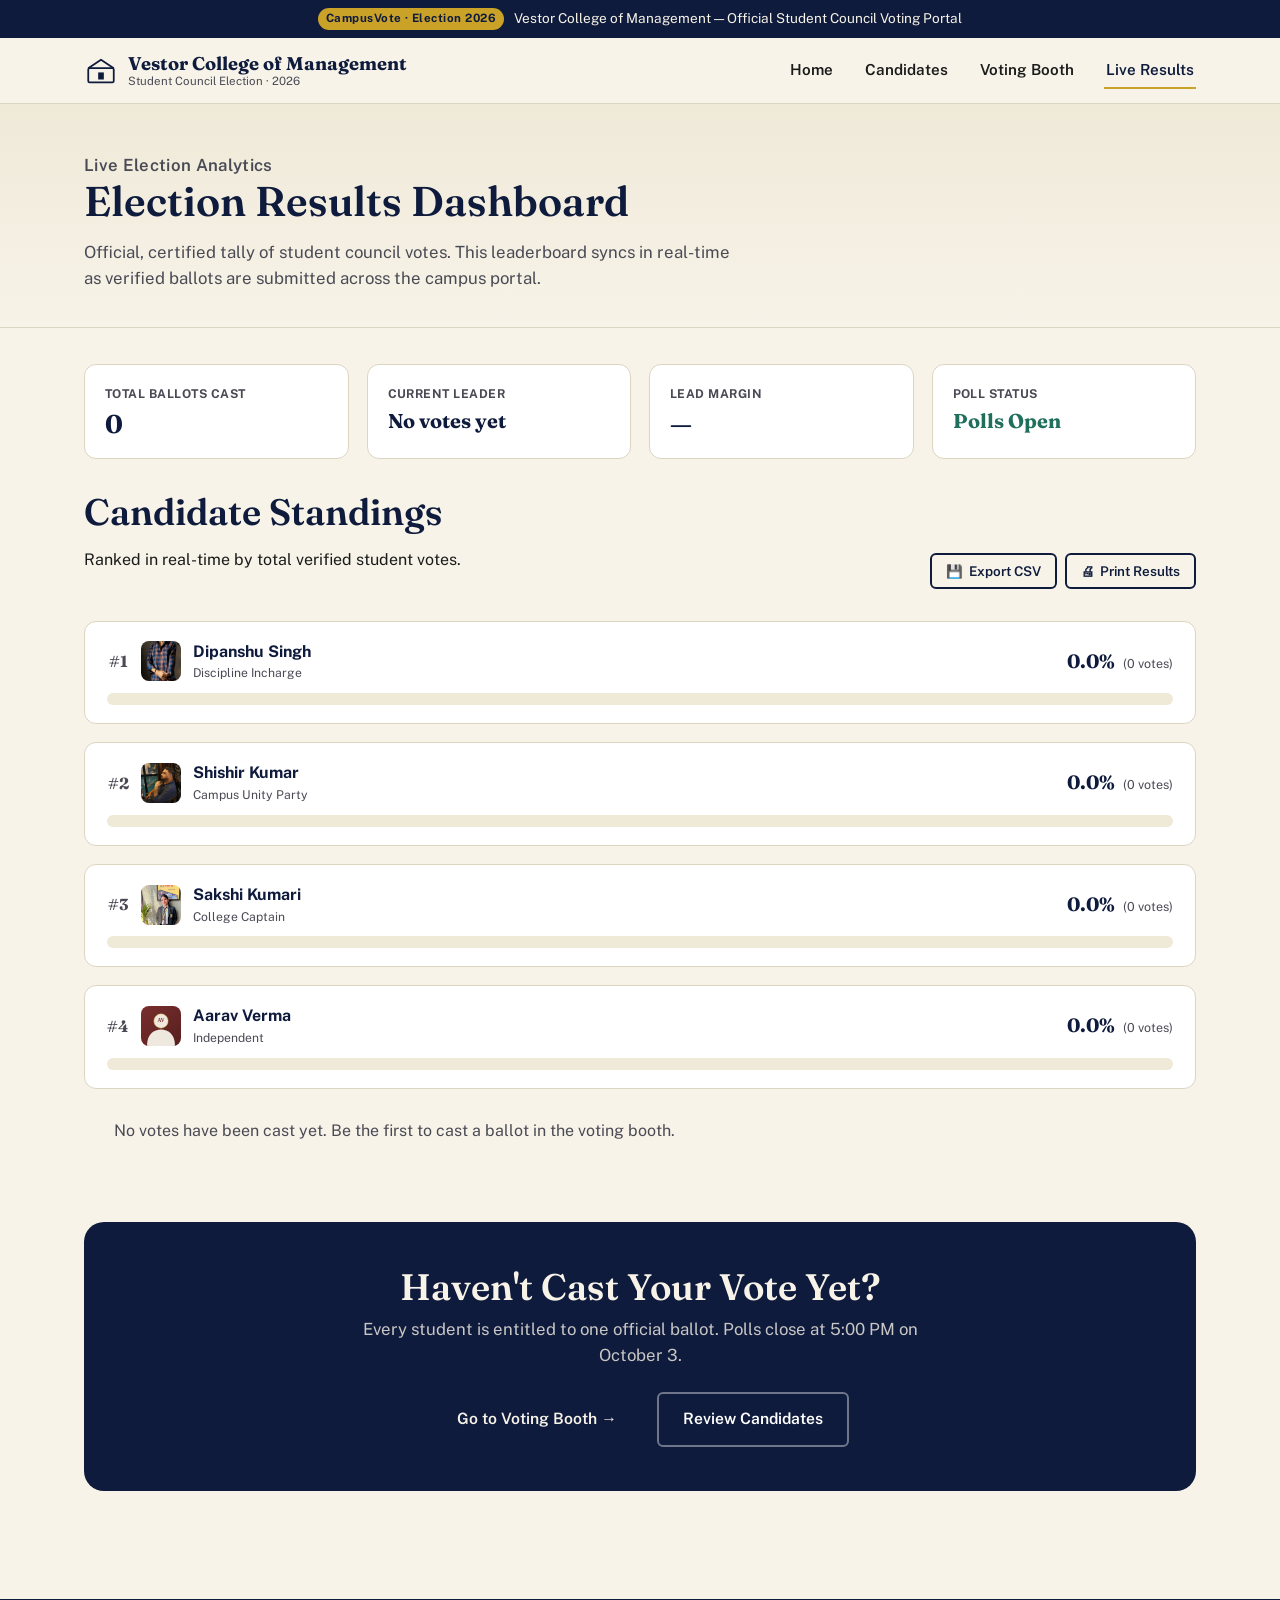
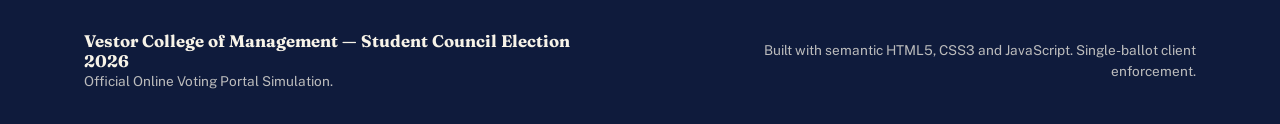
<file: results.html>
<!DOCTYPE html>
<html lang="en">
<head>
  <meta charset="UTF-8" />
  <meta name="viewport" content="width=device-width, initial-scale=1.0" />
  <title>Live Results &amp; Analytics — Vestor College of Management Election 2026</title>
  <meta name="description" content="Certified live results dashboard and analytics for the 2026 Vestor Student Council election." />
  <link rel="icon" href="assets/icons/ballot-icon.svg" type="image/svg+xml" />
  <link rel="preconnect" href="https://fonts.googleapis.com">
  <link href="https://fonts.googleapis.com/css2?family=Fraunces:opsz,wght@9..144,500;9..144,600;9..144,700&family=Public+Sans:wght@400;500;600;700&display=swap" rel="stylesheet">
  <link rel="stylesheet" href="css/style.css" />
</head>
<body data-page="results">
  <a href="#top" class="skip-link">Skip to main content</a>

  <!-- ============ 1. TOP NOTICE ============ -->
  <div class="demo-banner" role="note">
    <span class="demo-banner__badge">CampusVote · Election 2026</span>
    <p>Vestor College of Management — Official Student Council Voting Portal</p>
  </div>

  <!-- ============ 2. HEADER / NAVIGATION ============ -->
  <header class="site-header">
    <div class="container site-header__inner">
      <a href="index.html" class="brand" aria-label="CampusVote home">
        <span class="brand__mark" aria-hidden="true">
          <svg viewBox="0 0 48 48" width="34" height="34">
            <rect x="6" y="20" width="36" height="20" rx="2" fill="none" stroke="currentColor" stroke-width="2.5"/>
            <path d="M6 20 L24 8 L42 20" fill="none" stroke="currentColor" stroke-width="2.5" stroke-linejoin="round"/>
            <rect x="20" y="26" width="8" height="10" fill="currentColor"/>
          </svg>
        </span>
        <span class="brand__text">
          <strong>Vestor College of Management</strong>
          <small>Student Council Election · 2026</small>
        </span>
      </a>

      <button class="nav-toggle" id="navToggle" aria-expanded="false" aria-controls="primaryNav" aria-label="Toggle navigation menu">
        <span></span><span></span><span></span>
      </button>

      <nav class="primary-nav" id="primaryNav" aria-label="Primary">
        <a href="index.html">Home</a>
        <a href="candidates.html">Candidates</a>
        <a href="vote.html">Voting Booth</a>
        <a href="results.html" class="is-active">Live Results</a>
      </nav>
    </div>
  </header>

  <main id="top">
    <!-- ============ PAGE BANNER ============ -->
    <section class="page-banner">
      <div class="container">
        <p class="section-label">Live Election Analytics</p>
        <h1>Election Results Dashboard</h1>
        <p>
          Official, certified tally of student council votes. This leaderboard syncs in real-time as verified ballots are submitted across the campus portal.
        </p>
      </div>
    </section>

    <!-- ============ LIVE RESULTS DASHBOARD ============ -->
    <section class="results" id="results" style="padding-top: 36px;">
      <div class="container">
        <!-- Print-only official header -->
        <div class="print-results-header" aria-hidden="true">
          <h2>Vestor College of Management</h2>
          <p>Student Council Election 2026 — Official Certified Results Tally</p>
        </div>

        <!-- Analytics Stats Summary -->
        <div class="stats-summary" aria-label="Key election metrics">
          <div class="stat-box">
            <div class="stat-box__label">Total Ballots Cast</div>
            <div class="stat-box__val" id="totalVotes">0</div>
          </div>
          <div class="stat-box">
            <div class="stat-box__label">Current Leader</div>
            <div class="stat-box__val" id="statLeadingCandidate" style="font-size: 1.25rem;">No votes yet</div>
          </div>
          <div class="stat-box">
            <div class="stat-box__label">Lead Margin</div>
            <div class="stat-box__val" id="statMargin">—</div>
          </div>
          <div class="stat-box">
            <div class="stat-box__label">Poll Status</div>
            <div class="stat-box__val" id="statPollStatus" style="color: var(--color-teal); font-size: 1.25rem;">Polls Open</div>
          </div>
        </div>

        <!-- Dashboard Header & Actions -->
        <div class="results__header">
          <div>
            <h2>Candidate Standings</h2>
            <p>Ranked in real-time by total verified student votes.</p>
          </div>
          <div class="results__header-right">
            <div class="results__actions">
              <button class="btn btn--ghost btn--sm" id="exportResultsBtn" type="button" title="Export Results as CSV">
                <span aria-hidden="true">&#128190;</span> Export CSV
              </button>
              <button class="btn btn--ghost btn--sm" id="printResultsBtn" type="button" title="Print Results Summary">
                <span aria-hidden="true">&#128424;</span> Print Results
              </button>
            </div>
          </div>
        </div>

        <!-- Leaderboard List -->
        <div class="results-list" id="resultsList" role="list">
          <!-- Result rows rendered dynamically by js/script.js -->
        </div>

        <p class="results__empty" id="resultsEmpty">No votes have been cast yet. Be the first to cast a ballot in the voting booth.</p>

        <!-- Audit & Verification Callout -->
        <div class="cta-banner" style="margin-top: 48px;">
          <h2>Haven't Cast Your Vote Yet?</h2>
          <p>Every student is entitled to one official ballot. Polls close at 5:00 PM on October 3.</p>
          <div class="cta-banner__actions">
            <a href="vote.html" class="btn btn--primary">Go to Voting Booth &rarr;</a>
            <a href="candidates.html" class="btn btn--ghost" style="color: #fff; border-color: rgba(255,255,255,0.4);">Review Candidates</a>
          </div>
        </div>
      </div>
    </section>
  </main>

  <!-- ============ FOOTER ============ -->
  <footer class="site-footer">
    <div class="container site-footer__inner">
      <div>
        <p class="brand__text"><strong>Vestor College of Management — Student Council Election 2026</strong></p>
        <p>Official Online Voting Portal Simulation.</p>
      </div>
      <p class="site-footer__note">Built with semantic HTML5, CSS3 and JavaScript. Single-ballot client enforcement.</p>
    </div>
  </footer>

  <div class="toast-container" id="toastContainer" aria-live="polite" aria-atomic="true"></div>

  <script src="js/script.js"></script>
</body>
</html>
</file>
<file: css/style.css>
/* ============================================================
   CampusVote — Online Voting System (Demo)
   css/style.css — all visual styling lives here.
   ============================================================ */

/* ---------- 1. Design tokens ---------- */
:root {
  /* Colors */
  --color-navy: #0F1B3C;
  --color-navy-light: #182A5C;
  --color-cream: #F7F3E8;
  --color-cream-dim: #EFE9D8;
  --color-ink: #1A1A1A;
  --color-ink-soft: #4A4A55;
  --color-gold: #C9A227;
  --color-gold-dark: #A9860F;
  --color-teal: #1F6F5C;
  --color-teal-light: #E7F1EE;
  --color-red: #B3261E;
  --color-red-light: #FBEAE9;
  --color-border: #DCD5C2;

  /* Typography */
  --font-display: "Fraunces", Georgia, "Times New Roman", serif;
  --font-body: "Public Sans", -apple-system, BlinkMacSystemFont, "Segoe UI", sans-serif;

  /* Layout */
  --container-w: 1160px;
  --radius-sm: 6px;
  --radius-md: 12px;
  --radius-lg: 20px;
  --shadow-card: 0 10px 30px -12px rgba(15, 27, 60, 0.18);
  --shadow-modal: 0 24px 60px -16px rgba(15, 27, 60, 0.45);

  /* Motion */
  --ease: cubic-bezier(0.22, 1, 0.36, 1);
  --dur: 220ms;
}

/* ---------- 2. Reset & base ---------- */
*, *::before, *::after { box-sizing: border-box; }

html { scroll-behavior: smooth; }

@media (prefers-reduced-motion: reduce) {
  html { scroll-behavior: auto; }
  *, *::before, *::after {
    animation-duration: 0.01ms !important;
    animation-iteration-count: 1 !important;
    transition-duration: 0.01ms !important;
    scroll-behavior: auto !important;
  }
}

body {
  margin: 0;
  font-family: var(--font-body);
  color: var(--color-ink);
  background: var(--color-cream);
  line-height: 1.55;
  -webkit-font-smoothing: antialiased;
}

h1, h2, h3 {
  font-family: var(--font-display);
  color: var(--color-navy);
  margin: 0 0 0.4em;
  line-height: 1.15;
  font-weight: 600;
}

h2 { font-size: clamp(1.6rem, 1.2rem + 1.5vw, 2.3rem); }
h3 { font-size: 1.05rem; margin-top: 1.1em; }

p { margin: 0 0 1em; max-width: 62ch; }

a { color: inherit; }

img { max-width: 100%; display: block; }

button { font-family: inherit; cursor: pointer; }

.container {
  width: 100%;
  max-width: var(--container-w);
  margin: 0 auto;
  padding: 0 24px;
}

.section-label {
  font-family: var(--font-body);
  font-weight: 600;
  color: var(--color-teal);
  letter-spacing: 0.02em;
  margin-bottom: 0.5em;
  font-size: 0.95rem;
}

.visually-hidden {
  position: absolute;
  width: 1px; height: 1px;
  padding: 0; margin: -1px;
  overflow: hidden;
  clip: rect(0,0,0,0);
  white-space: nowrap; border: 0;
}

/* Skip-to-content link (a11y) */
.skip-link {
  position: absolute;
  top: -100%;
  left: 16px;
  z-index: 200;
  padding: 12px 20px;
  background: var(--color-navy);
  color: var(--color-cream);
  font-weight: 700;
  border-radius: var(--radius-sm);
  text-decoration: none;
  transition: top var(--dur) var(--ease);
}
.skip-link:focus {
  top: 12px;
}

a:focus-visible,
button:focus-visible,
input:focus-visible,
[tabindex]:focus-visible {
  outline: 3px solid var(--color-gold);
  outline-offset: 2px;
}

/* ---------- 3. Buttons ---------- */
.btn {
  display: inline-flex;
  align-items: center;
  justify-content: center;
  gap: 8px;
  padding: 13px 24px;
  border-radius: var(--radius-sm);
  font-weight: 600;
  font-size: 0.98rem;
  border: 2px solid transparent;
  text-decoration: none;
  transition: transform var(--dur) var(--ease), box-shadow var(--dur) var(--ease), background var(--dur) var(--ease), border-color var(--dur) var(--ease);
}
.btn--primary { background: var(--color-navy); color: var(--color-cream); }
.btn--primary:hover { background: var(--color-navy-light); transform: translateY(-1px); }
.btn--primary:disabled { background: #A9A9B4; cursor: not-allowed; transform: none; }

.btn--ghost { background: transparent; border-color: var(--color-navy); color: var(--color-navy); }
.btn--ghost:hover { background: rgba(15,27,60,0.06); }

.btn--outline { background: transparent; border-color: var(--color-red); color: var(--color-red); }
.btn--outline:hover { background: var(--color-red-light); }

.btn--block { width: 100%; margin-top: 6px; }

.btn--sm {
  padding: 8px 14px;
  font-size: 0.84rem;
  gap: 6px;
}

/* ---------- 4. Demo banner ---------- */
.demo-banner {
  background: var(--color-navy);
  color: var(--color-cream);
  display: flex;
  align-items: center;
  justify-content: center;
  gap: 10px;
  padding: 8px 16px;
  font-size: 0.85rem;
  text-align: center;
}
.demo-banner p { margin: 0; max-width: none; }
.demo-banner__badge {
  background: var(--color-gold);
  color: var(--color-navy);
  font-weight: 700;
  font-size: 0.72rem;
  letter-spacing: 0.04em;
  padding: 2px 8px;
  border-radius: 999px;
  flex-shrink: 0;
}

/* ---------- 5. Header / nav ---------- */
.site-header {
  position: sticky;
  top: 0;
  z-index: 40;
  background: var(--color-cream);
  border-bottom: 1px solid var(--color-border);
}
.site-header__inner {
  display: flex;
  align-items: center;
  justify-content: space-between;
  padding-top: 14px;
  padding-bottom: 14px;
  gap: 16px;
}
.brand { display: flex; align-items: center; gap: 10px; text-decoration: none; color: var(--color-navy); }
.brand__mark { color: var(--color-navy); display: flex; }
.brand__text { display: flex; flex-direction: column; line-height: 1.2; }
.brand__text strong { font-family: var(--font-display); font-size: 1.15rem; }
.brand__text small { color: var(--color-ink-soft); font-size: 0.72rem; }

.primary-nav { display: flex; gap: 28px; }
.primary-nav a {
  text-decoration: none;
  font-weight: 600;
  font-size: 0.95rem;
  color: var(--color-ink);
  padding: 6px 2px;
  border-bottom: 2px solid transparent;
  transition: border-color var(--dur) var(--ease), color var(--dur) var(--ease);
}
.primary-nav a:hover,
.primary-nav a.is-active {
  border-color: var(--color-gold);
  color: var(--color-navy);
}

.nav-toggle {
  display: none;
  flex-direction: column;
  justify-content: center;
  gap: 5px;
  width: 40px;
  height: 40px;
  background: none;
  border: 1px solid var(--color-border);
  border-radius: var(--radius-sm);
}
.nav-toggle span {
  display: block;
  height: 2px;
  width: 20px;
  margin: 0 auto;
  background: var(--color-navy);
  transition: transform var(--dur) var(--ease), opacity var(--dur) var(--ease);
}
.nav-toggle[aria-expanded="true"] span:nth-child(1) { transform: translateY(7px) rotate(45deg); }
.nav-toggle[aria-expanded="true"] span:nth-child(2) { opacity: 0; }
.nav-toggle[aria-expanded="true"] span:nth-child(3) { transform: translateY(-7px) rotate(-45deg); }

/* ---------- 6. Hero ---------- */
.hero { padding: 64px 0 56px; overflow: hidden; }
.hero__grid { display: grid; grid-template-columns: 1.1fr 0.9fr; gap: 48px; align-items: center; }
.hero__eyebrow { color: var(--color-teal); font-weight: 700; font-size: 0.95rem; margin-bottom: 0.6em; }
.hero__title { font-size: clamp(2.1rem, 1.4rem + 3vw, 3.4rem); margin-bottom: 0.4em; }
.hero__lede { font-size: 1.08rem; color: var(--color-ink-soft); }
.hero__cta { display: flex; gap: 14px; flex-wrap: wrap; margin: 20px 0 34px; }
.hero__stats {
  display: grid;
  grid-template-columns: repeat(3, auto);
  gap: 28px;
  margin: 0;
  border-top: 1px solid var(--color-border);
  padding-top: 20px;
}
.hero__stats dt { font-size: 0.78rem; color: var(--color-ink-soft); margin-bottom: 4px; }
.hero__stats dd { margin: 0; font-weight: 700; color: var(--color-navy); font-family: var(--font-display); }

.hero__art { display: flex; justify-content: center; }
.ballot-illustration { width: 100%; max-width: 380px; height: auto; }
.ballot-illustration__paper { animation: slotIn 2.4s var(--ease) infinite; }
@keyframes slotIn {
  0%, 70%, 100% { transform: translateY(0); }
  35% { transform: translateY(18px); }
}

/* ---------- 7. Info cards ---------- */
.info { padding: 20px 0 64px; }
.info__grid { display: grid; grid-template-columns: repeat(4, 1fr); gap: 22px; }
.info-card { background: #fff; border: 1px solid var(--color-border); border-radius: var(--radius-md); padding: 26px; }
.info-card__icon {
  display: inline-flex;
  align-items: center;
  justify-content: center;
  font-size: 1.1rem;
  color: var(--color-gold-dark);
  border: 1px solid var(--color-gold);
  border-radius: 999px;
  width: 40px; height: 40px;
  margin-bottom: 14px;
}
.info-card h2 { font-size: 1.02rem; margin-bottom: 0.3em; }
.info-card p { max-width: none; color: var(--color-ink-soft); margin: 0; font-size: 0.92rem; }

/* ---------- 8. Registration section ---------- */
.register { background: var(--color-navy); color: var(--color-cream); padding: 72px 0; }
.register h2 { color: var(--color-cream); }
.register p { color: rgba(247,243,232,0.78); }
.register__grid { display: grid; grid-template-columns: 0.9fr 1.1fr; gap: 52px; align-items: start; }

.reg-state {
  display: inline-flex;
  align-items: center;
  gap: 10px;
  background: rgba(247,243,232,0.08);
  border: 1px solid rgba(247,243,232,0.25);
  border-radius: 999px;
  padding: 8px 16px;
  font-weight: 600;
  font-size: 0.9rem;
  margin-top: 8px;
}
.reg-state__dot { width: 9px; height: 9px; border-radius: 50%; background: #E0A93A; flex-shrink: 0; }
.reg-state[data-state="complete"] .reg-state__dot { background: #4CAF7D; }
.reg-state[data-state="complete"] { color: #B9E6CE; border-color: rgba(76,175,125,0.4); }

.register-form {
  background: var(--color-cream);
  border-radius: var(--radius-lg);
  padding: 32px;
  color: var(--color-ink);
  box-shadow: var(--shadow-card);
}
.register-form fieldset { border: none; padding: 0; margin: 0; }
.register-form legend {
  font-family: var(--font-display);
  font-weight: 600;
  font-size: 1.1rem;
  color: var(--color-navy);
  padding: 0 0 16px;
}

.field { margin-bottom: 18px; }
.field-row { display: grid; grid-template-columns: 1fr 1fr; gap: 16px; }
.field label { display: block; font-weight: 600; font-size: 0.88rem; margin-bottom: 6px; color: var(--color-navy); }
.field input {
  width: 100%;
  padding: 12px 14px;
  border: 1.5px solid var(--color-border);
  border-radius: var(--radius-sm);
  font-size: 0.96rem;
  font-family: inherit;
  background: #fff;
  transition: border-color var(--dur) var(--ease), box-shadow var(--dur) var(--ease);
}
.field input:focus { border-color: var(--color-navy); box-shadow: 0 0 0 3px rgba(15,27,60,0.12); outline: none; }
.field input[aria-invalid="true"] { border-color: var(--color-red); background: var(--color-red-light); }
.field__hint { font-size: 0.78rem; color: var(--color-ink-soft); margin: 4px 0 0; }
.field__error { font-size: 0.8rem; color: var(--color-red); margin: 6px 0 0; font-weight: 600; min-height: 1em; }

/* ---------- 9. Candidates ---------- */
.candidates { padding: 72px 0; }
.candidates__header {
  display: flex;
  justify-content: space-between;
  align-items: flex-end;
  gap: 20px;
  flex-wrap: wrap;
  margin-bottom: 32px;
}
.candidates__sub { color: var(--color-ink-soft); margin: 0; }
.candidates__search input {
  padding: 12px 16px;
  border: 1.5px solid var(--color-border);
  border-radius: 999px;
  min-width: 260px;
  font-size: 0.92rem;
  background: #fff;
}
.candidates__search input:focus {
  border-color: var(--color-navy);
  outline: none;
  box-shadow: 0 0 0 3px rgba(15,27,60,0.12);
}

.candidate-grid { display: grid; grid-template-columns: repeat(auto-fill, minmax(260px, 1fr)); gap: 24px; }

.candidate-card {
  background: #fff;
  border: 2px solid var(--color-border);
  border-radius: var(--radius-lg);
  overflow: hidden;
  display: flex;
  flex-direction: column;
  transition: border-color var(--dur) var(--ease), transform var(--dur) var(--ease), box-shadow var(--dur) var(--ease);
  position: relative;
}
.candidate-card:hover { transform: translateY(-4px); box-shadow: var(--shadow-card); }
.candidate-card[data-selected="true"] { border-color: var(--color-gold); box-shadow: 0 0 0 4px rgba(201,162,39,0.18); }

.candidate-card__photo-wrap { position: relative; }
.candidate-card__photo {
   aspect-ratio: 4 / 3;
    width: 100%; 
    object-fit: cover; 
    object-position: center top;
    background: var(--color-cream-dim); 
  }


.candidate-card__check {
  position: absolute;
  top: 12px; right: 12px;
  width: 30px; height: 30px;
  border-radius: 50%;
  background: var(--color-gold);
  color: var(--color-navy);
  display: none;
  align-items: center;
  justify-content: center;
  font-weight: 700;
  box-shadow: 0 4px 10px rgba(0,0,0,0.25);
}


.candidate-card[data-selected="true"] .candidate-card__check { display: flex; }

.candidate-card__body { padding: 20px 20px 22px; 
  display: flex;
   flex-direction: column;
    gap: 6px; flex: 1; 

}

.candidate-card__id {
  font-size: 0.7rem;
  font-weight: 700;
  letter-spacing: 0.03em;
  color: var(--color-ink-soft);
  text-transform: uppercase;
}



.candidate-card__org {
  display: inline-flex;
  align-self: flex-start;
  align-items: center;
  gap: 6px;
  font-size: 0.72rem;
  font-weight: 700;
  letter-spacing: 0.02em;
  padding: 4px 10px;
  border-radius: 999px;
  background: var(--color-teal-light);
  color: var(--color-teal);
  margin-bottom: 2px;
}
.candidate-card__org::before { content: ""; width: 8px; height: 8px; border-radius: 50%; background: currentColor; }

.candidate-card__name { font-family: var(--font-display); font-size: 1.2rem; font-weight: 600; color: var(--color-navy); margin: 0; }
.candidate-card__tagline { font-size: 0.9rem; color: var(--color-ink-soft); margin: 0; }

.candidate-card__actions { margin-top: auto; padding-top: 14px; display: flex; align-items: center; gap: 10px; flex-wrap: wrap; }

.select-btn {
  background: var(--color-navy);
  color: var(--color-cream);
  border: none;
  border-radius: var(--radius-sm);
  padding: 10px 16px;
  font-weight: 600;
  font-size: 0.86rem;
  transition: background var(--dur) var(--ease);
  flex: 1;
}
.select-btn:hover { background: var(--color-navy-light); }
.candidate-card[data-selected="true"] .select-btn { background: var(--color-gold); color: var(--color-navy); }

.details-btn {
  background: transparent;
  border: 1.5px solid var(--color-border);
  border-radius: var(--radius-sm);
  padding: 10px 14px;
  font-weight: 600;
  font-size: 0.86rem;
  color: var(--color-navy);
  transition: border-color var(--dur) var(--ease), background var(--dur) var(--ease);
}
.details-btn:hover { border-color: var(--color-navy); background: rgba(15,27,60,0.05); }

.candidates__empty { text-align: center; color: var(--color-ink-soft); padding: 40px 0; }

/* ---------- 10. Sticky vote bar ---------- */
.vote-bar {
  position: sticky;
  bottom: 0;
  z-index: 30;
  background: var(--color-navy);
  color: var(--color-cream);
  border-top: 3px solid var(--color-gold);
  animation: riseUp var(--dur) var(--ease);
}
@keyframes riseUp { from { transform: translateY(100%); } to { transform: translateY(0); } }
.vote-bar__inner { display: flex; align-items: center; justify-content: space-between; gap: 16px; padding: 14px 24px; flex-wrap: wrap; }
.vote-bar__selection { display: flex; align-items: center; gap: 12px; }
.vote-bar__thumb { width: 44px;
   height: 44px;
    border-radius: 8px;
     object-fit: cover;
      border: 2px solid var(--color-gold);
     }


.vote-bar__label { font-size: 0.72rem; 
  color: rgba(247,243,232,0.65);
   margin: 0;
   }


.vote-bar__name { font-weight: 700;
   margin: 0;
    font-family: var(--font-display);
   }



/* ---------- 11. My status ---------- */
.status { padding: 72px 0; }
.status__grid { display: grid;
   grid-template-columns: 0.9fr 1.1fr; 
   gap: 40px;
    align-items: center; 
  }



.status-card {
  background: #fff;
  border: 1.5px solid var(--color-border);
  border-radius: var(--radius-lg);
  padding: 26px;
  display: flex;
  gap: 18px;
  align-items: flex-start;
}



.status-card__icon {
  width: 46px; height: 46px;
  border-radius: 50%;
  flex-shrink: 0;
  background: var(--color-cream-dim);
  position: relative;
}



.status-card__icon::after {
  content: "";
  position: absolute;
  inset: 0;
  margin: auto;
  width: 18px; height: 18px;
  border-radius: 50%;
  background: #B7AF8E;
}



.status-card[data-state="registered"] .status-card__icon::after,

.status-card[data-state="selected"]
 .status-card__icon::after,

.status-card[data-state="confirmed"]
 .status-card__icon::after {
   background: var(--color-gold); 
}

.status-card[data-state="submitted"],

.status-card[data-state="already-voted"]
 { 
  border-color: var(--color-teal);
   background: var(--color-teal-light);
   }


.status-card[data-state="submitted"] .status-card__icon::after,
.status-card[data-state="already-voted"] .status-card__icon::after { background: var(--color-teal); }
.status-card[data-state="error"] { border-color: var(--color-red); background: var(--color-red-light); }
.status-card[data-state="error"] .status-card__icon::after { background: var(--color-red); }
.status-card__body h3 { margin: 0 0 6px; }
.status-card__body p { margin: 0; color: var(--color-ink-soft); }

/* ---------- 12. Results dashboard ---------- */
.results { padding: 20px 0 76px; }
.results__header { display: flex; justify-content: space-between; align-items: flex-end; gap: 24px; flex-wrap: wrap; margin-bottom: 32px; }
.results__header-right { display: flex; align-items: center; gap: 20px; flex-wrap: wrap; }
.results__actions { display: flex; gap: 8px; flex-wrap: wrap; }
.results__total { text-align: right; border-left: 3px solid var(--color-gold); padding-left: 18px; }
.results__total-num { display: block; font-family: var(--font-display); font-size: 2.2rem; font-weight: 700; color: var(--color-navy); line-height: 1; }
.results__total-label { font-size: 0.8rem; color: var(--color-ink-soft); }

.results-list { display: flex; flex-direction: column; gap: 18px; }

.result-row { background: #fff; border: 1.5px solid var(--color-border); border-radius: var(--radius-md); padding: 18px 22px; }
.result-row[data-leader="true"] { border-color: var(--color-gold); background: #FFFCF3; }
.result-row__top { display: flex; align-items: center; justify-content: space-between; gap: 12px; margin-bottom: 10px; }
.result-row__who { display: flex; align-items: center; gap: 12px; }
.result-row__rank {
  font-family: var(--font-display);
  font-weight: 700;
  color: var(--color-ink-soft);
  width: 22px;
  text-align: center;
  flex-shrink: 0;
}
.result-row__thumb { width: 40px; height: 40px; border-radius: 8px; object-fit: cover; }
.result-row__name { font-weight: 700; color: var(--color-navy); margin: 0; }
.result-row__org { font-size: 0.76rem; color: var(--color-ink-soft); margin: 0; }
.result-row__crown {
  font-size: 0.72rem;
  font-weight: 700;
  color: var(--color-gold-dark);
  background: rgba(201,162,39,0.15);
  padding: 3px 10px;
  border-radius: 999px;
  display: none;
}
.result-row[data-leader="true"] .result-row__crown { display: inline-block; }

.result-row__figures { display: flex; align-items: baseline; gap: 8px; }
.result-row__pct { font-family: var(--font-display); font-weight: 700; font-size: 1.2rem; color: var(--color-navy); }
.result-row__count { font-size: 0.78rem; color: var(--color-ink-soft); }

.result-row__bar-track { height: 12px; background: var(--color-cream-dim); border-radius: 999px; overflow: hidden; }
.result-row__bar-fill {
  height: 100%;
  width: 0%;
  background: linear-gradient(90deg, var(--color-teal), #2E9179);
  border-radius: 999px;
  transition: width 900ms var(--ease);
}
.result-row[data-leader="true"] .result-row__bar-fill { background: linear-gradient(90deg, var(--color-gold-dark), var(--color-gold)); }

.results__empty { text-align: center; color: var(--color-ink-soft); padding: 30px 0; }

/* ---------- 13. Demo reset ---------- */
.demo-reset {
  background: var(--color-cream-dim);
  border-top: 1px dashed var(--color-border);
  border-bottom: 1px dashed var(--color-border);
  padding: 40px 0;
}
.demo-reset__inner { display: flex; align-items: center; justify-content: space-between; gap: 24px; flex-wrap: wrap; }
.demo-reset h2 { font-size: 1.3rem; }
.demo-reset p { color: var(--color-ink-soft); margin: 0; }
.demo-reset code { background: #fff; border: 1px solid var(--color-border); padding: 1px 6px; border-radius: 4px; font-size: 0.85em; }

/* ---------- 14. Footer ---------- */
.site-footer { background: var(--color-navy); color: rgba(247,243,232,0.75); padding: 32px 0; }
.site-footer__inner { display: flex; justify-content: space-between; align-items: center; gap: 20px; flex-wrap: wrap; }
.site-footer .brand__text strong { color: var(--color-cream); font-family: var(--font-display); font-size: 1.05rem; }
.site-footer p { margin: 0; font-size: 0.85rem; }
.site-footer__note { text-align: right; }

/* ---------- 15. Modals ----------
   Both modals start hidden via the [hidden] attribute in the HTML.
   `.modal-overlay[hidden] { display: none }` is the browser default
   for the `hidden` attribute, so no popup can appear on page load. */
.modal-overlay {
  position: fixed;
  inset: 0;
  background: rgba(15,27,60,0.55);
  display: flex;
  align-items: center;
  justify-content: center;
  padding: 20px;
  z-index: 100;
  animation: fadeIn var(--dur) var(--ease);
}
/* CRITICAL: without this rule, the `display: flex` above would override
   the browser's default `[hidden] { display: none }` behavior (author
   styles beat user-agent styles even at equal specificity), leaving an
   invisible-but-still-clickable full-screen overlay sitting over the page
   whenever `hidden` is set. This rule guarantees a hidden modal is both
   invisible AND non-interactive, closing that gap explicitly. */
.modal-overlay[hidden] {
  display: none;
}
@keyframes fadeIn { from { opacity: 0; } to { opacity: 1; } }

.modal {
  background: var(--color-cream);
  border-radius: var(--radius-lg);
  padding: 32px;
  max-width: 440px;
  width: 100%;
  max-height: 90vh;
  overflow-y: auto;
  position: relative;
  box-shadow: var(--shadow-modal);
  animation: popIn var(--dur) var(--ease);
}
.modal--wide { max-width: 640px; }
@keyframes popIn {
  from { transform: translateY(12px) scale(0.98); opacity: 0; }
  to { transform: translateY(0) scale(1); opacity: 1; }
}

.modal__close {
  position: absolute;
  top: 14px; right: 14px;
  width: 34px; height: 34px;
  border-radius: 50%;
  border: none;
  background: rgba(15,27,60,0.06);
  font-size: 1.3rem;
  line-height: 1;
  color: var(--color-navy);
  z-index: 2;
}
.modal__close:hover { background: rgba(15,27,60,0.12); }

.modal h2 { margin-bottom: 6px; }
.modal p { color: var(--color-ink-soft); }

.modal__candidate {
  display: flex;
  align-items: center;
  gap: 14px;
  background: #fff;
  border: 1.5px solid var(--color-border);
  border-radius: var(--radius-md);
  padding: 14px;
  margin: 16px 0;
}
.modal__candidate img { width: 56px; height: 56px; border-radius: 10px; object-fit: cover; }
.modal__candidate-name { font-weight: 700; color: var(--color-navy); margin: 0; }
.modal__candidate-party { font-size: 0.82rem; color: var(--color-ink-soft); margin: 0; }

.modal__warning { font-size: 0.82rem; color: var(--color-red); font-weight: 600; }

.modal__actions { display: flex; gap: 12px; margin-top: 20px; }
.modal__actions .btn { flex: 1; }

/* Candidate details modal specifics */
.details-modal__grid { display: grid; grid-template-columns: 160px 1fr; gap: 22px; }
.details-modal__img { width: 100%; aspect-ratio: 1 / 1; object-fit: cover; border-radius: var(--radius-md); border: 2px solid var(--color-border); }
.details-modal__id { font-size: 0.75rem; font-weight: 700; color: var(--color-ink-soft); text-transform: uppercase; margin: 0 0 4px; }
.details-modal__org { color: var(--color-teal); font-weight: 700; font-size: 0.85rem; margin: 0 0 6px; }
.details-modal__list { margin: 0.4em 0 0; padding-left: 20px; color: var(--color-ink-soft); }
.details-modal__list li { margin-bottom: 4px; }
.details-modal__manifesto { font-style: italic; }

/* Ballot Receipt Card */
.receipt-card {
  background: #fff;
  border: 1.5px dashed var(--color-border);
  border-radius: var(--radius-md);
  padding: 18px 20px;
  margin: 16px 0;
}
.receipt-card__header {
  display: flex;
  justify-content: space-between;
  align-items: center;
  padding-bottom: 12px;
  margin-bottom: 12px;
  border-bottom: 1px solid var(--color-border);
}
.receipt-card__badge {
  background: var(--color-teal-light);
  color: var(--color-teal);
  font-size: 0.76rem;
  font-weight: 700;
  padding: 3px 10px;
  border-radius: 999px;
  display: inline-flex;
  align-items: center;
  gap: 4px;
}
.receipt-token {
  font-family: ui-monospace, SFMono-Regular, Menlo, Monaco, Consolas, monospace;
  font-size: 0.85rem;
  font-weight: 700;
  color: var(--color-navy);
  background: var(--color-cream-dim);
  padding: 3px 8px;
  border-radius: 4px;
  letter-spacing: 0.04em;
}
.receipt-row {
  display: flex;
  justify-content: space-between;
  align-items: center;
  padding: 8px 0;
  font-size: 0.88rem;
  border-bottom: 1px solid rgba(220, 213, 194, 0.45);
}
.receipt-row:last-child {
  border-bottom: none;
}
.receipt-row__label {
  color: var(--color-ink-soft);
}
.receipt-row__val {
  font-weight: 600;
  color: var(--color-navy);
  text-align: right;
}

/* ---------- 16. Toasts ---------- */
.toast-container {
  position: fixed;
  bottom: 24px;
  right: 24px;
  display: flex;
  flex-direction: column;
  gap: 10px;
  z-index: 200;
  max-width: min(340px, calc(100vw - 32px));
}
.toast {
  background: var(--color-navy);
  color: var(--color-cream);
  padding: 14px 18px;
  border-radius: var(--radius-sm);
  box-shadow: var(--shadow-card);
  font-size: 0.9rem;
  display: flex;
  align-items: flex-start;
  gap: 10px;
  border-left: 4px solid var(--color-gold);
  animation: slideIn var(--dur) var(--ease);
}
.toast--success { border-left-color: #4CAF7D; }
.toast--error { border-left-color: #E36761; }
.toast--warning { border-left-color: #E0A93A; }
.toast.is-leaving { animation: slideOut var(--dur) var(--ease) forwards; }
@keyframes slideIn { from { transform: translateX(20px); opacity: 0; } to { transform: translateX(0); opacity: 1; } }
@keyframes slideOut { from { transform: translateX(0); opacity: 1; } to { transform: translateX(20px); opacity: 0; } }

/* ============================================================
   17. Responsive breakpoints
   ============================================================ */

/* 1200px */
@media (max-width: 1200px) {
  .info__grid { grid-template-columns: repeat(2, 1fr); }
}

/* Tablet / laptop <=1024px */
@media (max-width: 1024px) {
  .hero__grid { grid-template-columns: 1fr; }
  .hero__art { order: -1; max-width: 320px; margin: 0 auto; }
  .register__grid { grid-template-columns: 1fr; }
  .status__grid { grid-template-columns: 1fr; }
}

/* Tablet <=768px */
@media (max-width: 768px) {
  .primary-nav {
    position: absolute;
    top: 100%;
    left: 0;
    right: 0;
    background: var(--color-cream);
    border-bottom: 1px solid var(--color-border);
    flex-direction: column;
    gap: 0;
    padding: 8px 0;
    transform: translateY(-8px);
    opacity: 0;
    pointer-events: none;
    transition: transform var(--dur) var(--ease), opacity var(--dur) var(--ease);
  }
  .primary-nav.is-open { transform: translateY(0); opacity: 1; pointer-events: auto; }
  .primary-nav a { padding: 14px 24px; border-bottom: 1px solid var(--color-border); }
  .nav-toggle { display: flex; }

  .field-row { grid-template-columns: 1fr; }
  .candidates__header { align-items: stretch; }
  .candidates__search input { width: 100%; min-width: 0; }
  .site-footer__inner { flex-direction: column; text-align: center; }
  .site-footer__note { text-align: center; }
  .demo-reset__inner { flex-direction: column; align-items: stretch; text-align: center; }
  .details-modal__grid { grid-template-columns: 1fr; }
  .details-modal__img { max-width: 160px; margin: 0 auto; }
}

/* Mobile <=480px */
@media (max-width: 480px) {
  .container { padding: 0 16px; }
  .hero { padding: 40px 0 40px; }
  .hero__cta { flex-direction: column; }
  .hero__cta .btn { width: 100%; }
  .hero__stats { grid-template-columns: 1fr 1fr; row-gap: 16px; }
  .info__grid { grid-template-columns: 1fr; }
  .register-form { padding: 22px; }
  .candidate-grid { grid-template-columns: 1fr; }
  .candidate-card__actions { flex-direction: column; align-items: stretch; }
  .modal { padding: 24px; }
  .modal__actions { flex-direction: column; }
  .vote-bar__inner { flex-direction: column; align-items: stretch; }
  .vote-bar__inner .btn { width: 100%; }
  .results__header { flex-direction: column; align-items: flex-start; }
  .results__total { border-left: none; border-top: 3px solid var(--color-gold); padding-left: 0; padding-top: 10px; text-align: left; }
}

/* ---------- 17b. Multi-page components ---------- */
.page-banner {
  padding: 48px 0 36px;
  background: linear-gradient(180deg, var(--color-cream-dim) 0%, var(--color-cream) 100%);
  border-bottom: 1px solid var(--color-border);
}
.page-banner h1 {
  font-size: clamp(1.8rem, 1.3rem + 2vw, 2.6rem);
  margin-bottom: 0.3em;
}
.page-banner p {
  color: var(--color-ink-soft);
  font-size: 1.05rem;
  max-width: 65ch;
  margin: 0;
}

/* Steps Grid (How it works) */
.steps { padding: 60px 0; }
.steps-grid {
  display: grid;
  grid-template-columns: repeat(3, 1fr);
  gap: 24px;
  margin-top: 24px;
}
.step-card {
  background: #fff;
  border: 1.5px solid var(--color-border);
  border-radius: var(--radius-md);
  padding: 28px;
  display: flex;
  flex-direction: column;
  transition: transform var(--dur) var(--ease), box-shadow var(--dur) var(--ease);
}
.step-card:hover {
  transform: translateY(-3px);
  box-shadow: var(--shadow-card);
}
.step-card__num {
  font-family: var(--font-display);
  font-size: 2rem;
  font-weight: 700;
  color: var(--color-gold);
  line-height: 1;
  margin-bottom: 12px;
}
.step-card h3 {
  font-size: 1.15rem;
  margin: 0 0 8px;
  color: var(--color-navy);
}
.step-card p {
  color: var(--color-ink-soft);
  font-size: 0.92rem;
  margin: 0;
  line-height: 1.55;
}

/* Filter pills (Candidates directory) */
.filter-bar {
  display: flex;
  gap: 10px;
  flex-wrap: wrap;
  margin-bottom: 28px;
}
.filter-pill {
  background: #fff;
  border: 1.5px solid var(--color-border);
  border-radius: 999px;
  padding: 8px 18px;
  font-size: 0.88rem;
  font-weight: 600;
  color: var(--color-ink-soft);
  cursor: pointer;
  transition: all var(--dur) var(--ease);
}
.filter-pill:hover,
.filter-pill.is-active {
  background: var(--color-navy);
  border-color: var(--color-navy);
  color: var(--color-cream);
}

/* Candidate card extensions */
.candidate-card--full {
  display: flex;
  flex-direction: column;
}
.candidate-card__priorities {
  margin: 10px 0 6px;
  font-size: 0.84rem;
  color: var(--color-ink-soft);
}
.candidate-card__priorities strong {
  display: block;
  color: var(--color-navy);
  margin-bottom: 4px;
}
.candidate-card__priorities ul {
  margin: 0;
  padding-left: 18px;
}
.candidate-card__priorities li {
  margin-bottom: 3px;
}
.candidate-card__quote {
  margin: 10px 0 14px;
  padding: 8px 12px;
  background: var(--color-cream-dim);
  border-left: 3px solid var(--color-gold);
  border-radius: 0 var(--radius-sm) var(--radius-sm) 0;
  font-style: italic;
  font-size: 0.84rem;
  color: var(--color-ink);
}

/* CTA Banner */
.cta-banner {
  background: var(--color-navy);
  color: var(--color-cream);
  border-radius: var(--radius-lg);
  padding: 44px 32px;
  text-align: center;
  margin: 54px 0 32px;
}
.cta-banner h2 {
  color: var(--color-cream);
  margin-bottom: 8px;
}
.cta-banner p {
  color: rgba(247, 243, 232, 0.8);
  margin: 0 auto 24px;
  font-size: 1.05rem;
}
.cta-banner__actions {
  display: flex;
  justify-content: center;
  gap: 14px;
  flex-wrap: wrap;
}

/* Stats Summary (Results Page) */
.stats-summary {
  display: grid;
  grid-template-columns: repeat(4, 1fr);
  gap: 18px;
  margin-bottom: 32px;
}
.stat-box {
  background: #fff;
  border: 1.5px solid var(--color-border);
  border-radius: var(--radius-md);
  padding: 20px;
}
.stat-box__label {
  font-size: 0.76rem;
  color: var(--color-ink-soft);
  text-transform: uppercase;
  letter-spacing: 0.04em;
  font-weight: 700;
  margin-bottom: 6px;
}
.stat-box__val {
  font-family: var(--font-display);
  font-size: 1.6rem;
  font-weight: 700;
  color: var(--color-navy);
  margin: 0;
  line-height: 1.1;
}

@media (max-width: 900px) {
  .steps-grid { grid-template-columns: 1fr; }
  .stats-summary { grid-template-columns: repeat(2, 1fr); }
}
@media (max-width: 480px) {
  .stats-summary { grid-template-columns: 1fr; }
  .cta-banner { padding: 32px 18px; }
}

/* Printable institutional headers (hidden on screen, visible only when printing) */
.print-results-header,
.print-receipt-header {
  display: none;
}

/* ============================================================
   18. Print styles (isolated per document type)
   ============================================================ */
@media print {
  * {
    -webkit-print-color-adjust: exact !important;
    print-color-adjust: exact !important;
  }

  body {
    background: #fff !important;
    color: #1A1A1A !important;
    font-size: 11pt !important;
    padding: 0 !important;
    margin: 0 !important;
  }

  /* 1. Universal hide: navigation, hero, register, status, reset, footer, etc. */
  .site-header,
  .demo-banner,
  .hero,
  .info,
  .register,
  .candidates,
  .vote-bar,
  .status,
  .demo-reset,
  .site-footer,
  .nav-toggle,
  .toast-container,
  .results__actions,
  #modalOverlay,
  #detailsModalOverlay,
  .modal__close,
  .modal__actions,
  .skip-link {
    display: none !important;
  }

  /* 2. Isolated Results Print: Only the results section prints */
  body.is-printing-results .results,
  body:not(.is-printing-receipt):not(.is-printing-results) .results {
    display: block !important;
    padding: 0 !important;
    margin: 0 !important;
  }

  body.is-printing-results #receiptModalOverlay,
  body:not(.is-printing-receipt):not(.is-printing-results) #receiptModalOverlay {
    display: none !important;
  }

  body.is-printing-results .print-results-header,
  body:not(.is-printing-receipt):not(.is-printing-results) .print-results-header {
    display: block !important;
    border-bottom: 2px solid #0F1B3C;
    padding-bottom: 10px;
    margin-bottom: 20px;
  }

  body.is-printing-results .print-results-header h2,
  body:not(.is-printing-receipt):not(.is-printing-results) .print-results-header h2 {
    font-size: 1.5rem;
    margin: 0 0 4px;
    color: #0F1B3C;
  }

  body.is-printing-results .print-results-header p,
  body:not(.is-printing-receipt):not(.is-printing-results) .print-results-header p {
    margin: 0;
    font-size: 0.9rem;
    color: #4A4A55;
    font-weight: 600;
  }

  body.is-printing-results .result-row,
  body:not(.is-printing-receipt):not(.is-printing-results) .result-row {
    break-inside: avoid;
    page-break-inside: avoid;
    border: 1px solid #DCD5C2 !important;
    margin-bottom: 10px !important;
    box-shadow: none !important;
  }

  /* 3. Isolated Receipt Print: Only the official ballot receipt prints */
  body.is-printing-receipt .results {
    display: none !important;
  }

  body.is-printing-receipt #receiptModalOverlay {
    position: static !important;
    display: block !important;
    background: transparent !important;
    padding: 0 !important;
    width: 100% !important;
  }

  body.is-printing-receipt #receiptModalOverlay .modal {
    position: static !important;
    box-shadow: none !important;
    border: 2px solid #0F1B3C !important;
    max-width: 580px !important;
    margin: 20px auto !important;
    padding: 24px !important;
    background: #fff !important;
  }

  body.is-printing-receipt .print-receipt-header {
    display: block !important;
    border-bottom: 1.5px solid #0F1B3C;
    padding-bottom: 8px;
    margin-bottom: 16px;
  }

  body.is-printing-receipt .print-receipt-header h3 {
    margin: 0 0 2px;
    font-size: 1.25rem;
    color: #0F1B3C;
  }

  body.is-printing-receipt .print-receipt-header p {
    margin: 0;
    font-size: 0.82rem;
    color: #4A4A55;
    font-weight: 600;
  }

  body.is-printing-receipt .receipt-card {
    border: 1.5px dashed #0F1B3C !important;
    background: #fff !important;
    box-shadow: none !important;
  }
}
</file>
